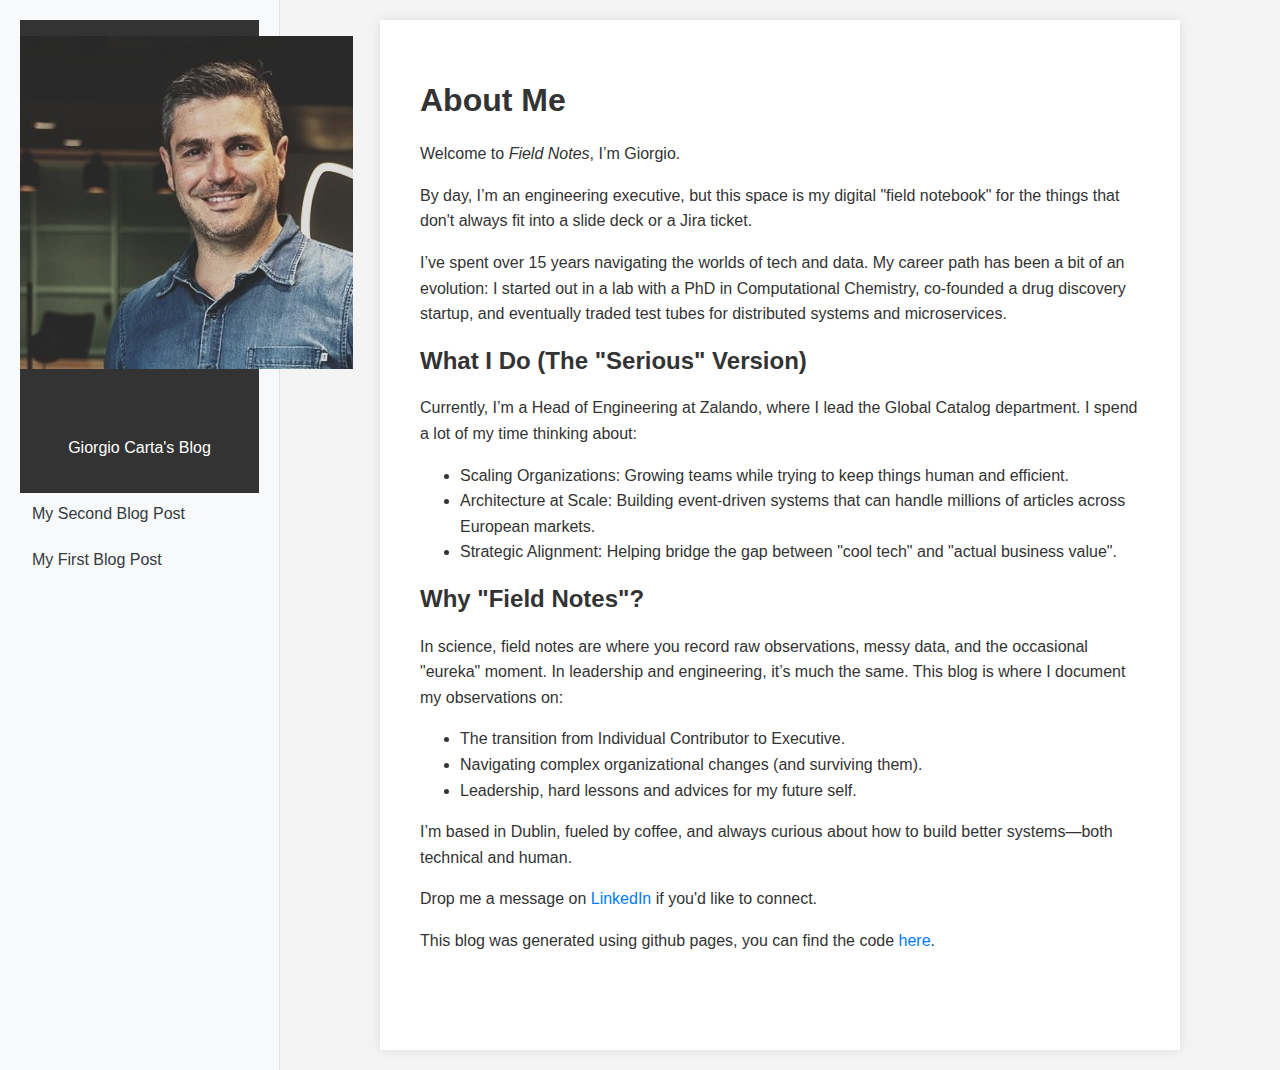
<file: index.html>
<!DOCTYPE html>
<html lang="en">
<head>
    <meta charset="UTF-8">
    <meta name="viewport" content="width=device-width, initial-scale=1.0">
    <title>About Me - My Blog</title>
    <link rel="stylesheet" href="./static/style.css">
</head>
<body>
    <div class="container">
        <aside class="sidebar">
            <header>
                <img src="./static/profile.jpeg" alt="Profile Picture" class="profile-picture">
                <h1><a href="./index.html">My Blog</a></h1>
                <p class="sidebar-subtitle">Giorgio Carta's Blog</p>
            </header>
            <nav>
                <ul>
                    
                    <li><a href="./posts/my-second-post/">My Second Blog Post</a></li>
                    
                    <li><a href="./posts/my-first-post/">My First Blog Post</a></li>
                    
                </ul>
            </nav>
        </aside>
        <main class="main-content">
            
<article>
    <h1>About Me</h1>
    <div class="post-content">
        <p>Welcome to <em>Field Notes</em>, I’m Giorgio.</p>
<p>By day, I’m an engineering executive, but this space is my digital &quot;field notebook&quot; for the things that don't always
fit into a slide deck or a Jira ticket.</p>
<p>I’ve spent over 15 years navigating the worlds of tech and data.
My career path has been a bit of an evolution: I started out in a lab with a PhD in Computational Chemistry,
co-founded a drug discovery startup, and eventually traded test tubes for distributed systems and microservices.</p>
<h2>What I Do (The &quot;Serious&quot; Version)</h2>
<p>Currently, I’m a Head of Engineering at Zalando, where I lead the Global Catalog department. I spend a lot of my time thinking about:</p>
<ul>
<li>Scaling Organizations: Growing teams while trying to keep things human and efficient.</li>
<li>Architecture at Scale: Building event-driven systems that can handle millions of articles across European markets.</li>
<li>Strategic Alignment: Helping bridge the gap between &quot;cool tech&quot; and &quot;actual business value&quot;.</li>
</ul>
<h2>Why &quot;Field Notes&quot;?</h2>
<p>In science, field notes are where you record raw observations, messy data, and the occasional &quot;eureka&quot; moment.
In leadership and engineering, it’s much the same. This blog is where I document my observations on:</p>
<ul>
<li>The transition from Individual Contributor to Executive.</li>
<li>Navigating complex organizational changes (and surviving them).</li>
<li>Leadership, hard lessons and advices for my future self.</li>
</ul>
<p>I’m based in Dublin, fueled by coffee, and always curious about how to build better systems—both technical and human.</p>
<p>Drop me a message on <a href="https://www.linkedin.com/in/giorgiocarta/">LinkedIn</a> if you'd like to connect.</p>
<p>This blog was generated using github pages, you can find the code <a href="https://github.com/giorgiocarta/blog">here</a>.</p>

    </div>
</article>

        </main>
    </div>
</body>
</html>
</file>
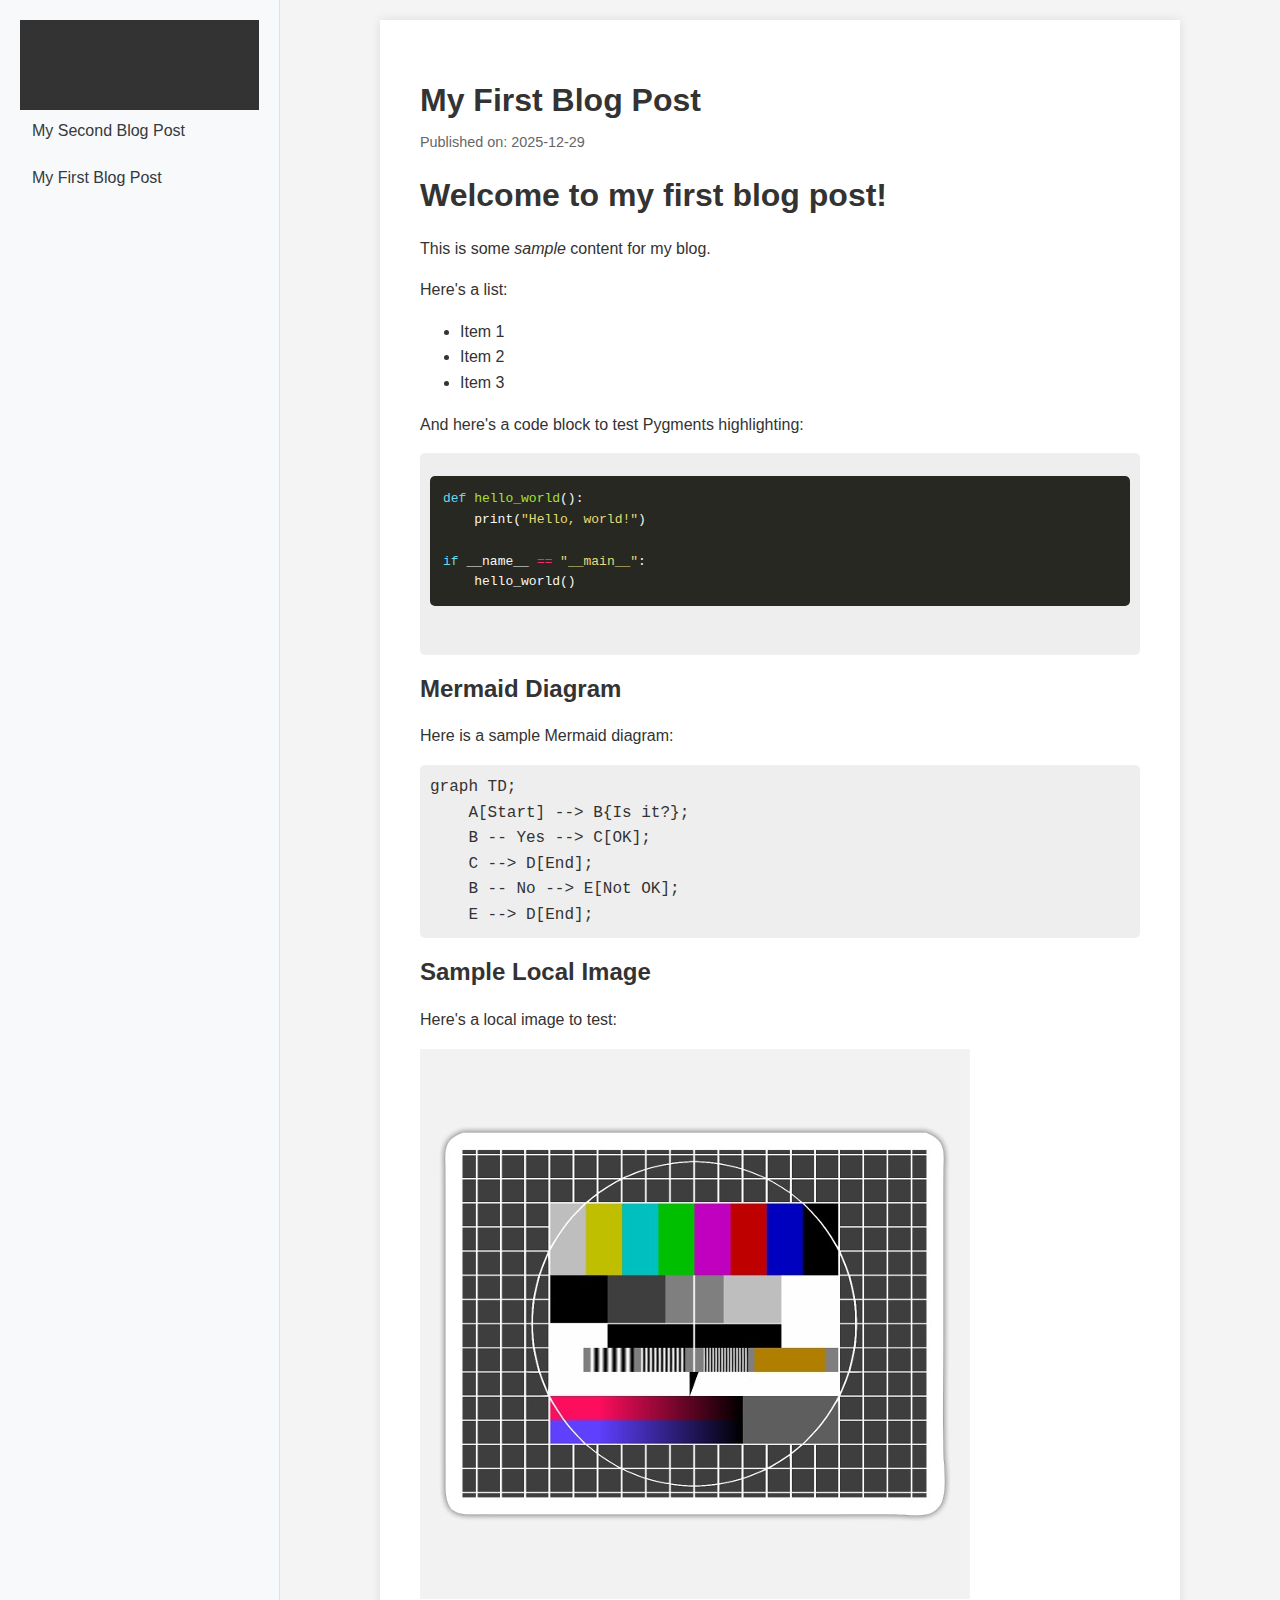
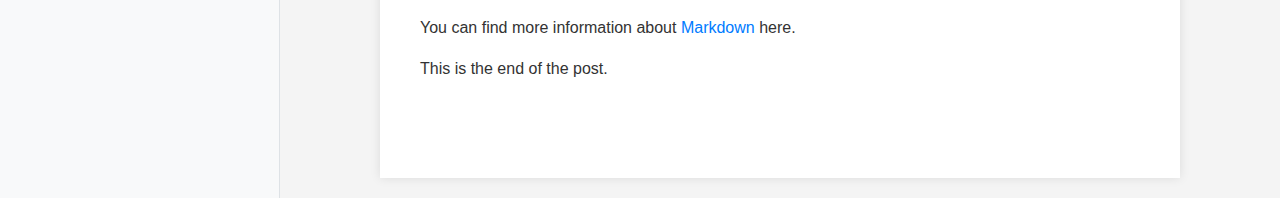
<file: posts/my-first-post/index.html>
<!DOCTYPE html>
<html lang="en">
<head>
    <meta charset="UTF-8">
    <meta name="viewport" content="width=device-width, initial-scale=1.0">
    <title>My First Blog Post - My Blog</title>
    <link rel="stylesheet" href="../../static/style.css">
</head>
<body>
    <div class="container">
        <aside class="sidebar">
            <header>
                <h1><a href="../../index.html">My Blog</a></h1>
            </header>
            <nav>
                <ul>
                    
                    <li><a href="../../posts/my-second-post/">My Second Blog Post</a></li>
                    
                    <li><a href="../../posts/my-first-post/">My First Blog Post</a></li>
                    
                </ul>
            </nav>
        </aside>
        <main class="main-content">
            
<article>
    <h1>My First Blog Post</h1>
    <p class="post-meta">Published on: 2025-12-29</p>
    <div class="post-content">
        <h1>Welcome to my first blog post!</h1>
<p>This is some <em>sample</em> content for my blog.</p>
<p>Here's a list:</p>
<ul>
<li>Item 1</li>
<li>Item 2</li>
<li>Item 3</li>
</ul>
<p>And here's a code block to test Pygments highlighting:</p>
<pre><code class="language-python"><div class="highlight"><pre><span></span><span class="k">def</span><span class="w"> </span><span class="nf">hello_world</span><span class="p">():</span>
    <span class="nb">print</span><span class="p">(</span><span class="s2">&quot;Hello, world!&quot;</span><span class="p">)</span>

<span class="k">if</span> <span class="vm">__name__</span> <span class="o">==</span> <span class="s2">&quot;__main__&quot;</span><span class="p">:</span>
    <span class="n">hello_world</span><span class="p">()</span>
</pre></div>
</code></pre>
<h2>Mermaid Diagram</h2>
<p>Here is a sample Mermaid diagram:</p>
<pre><code class="mermaid">graph TD;
    A[Start] --> B{Is it?};
    B -- Yes --> C[OK];
    C --> D[End];
    B -- No --> E[Not OK];
    E --> D[End];
</code></pre>
<h2>Sample Local Image</h2>
<p>Here's a local image to test:</p>
<p><img src="./test-image-sticker.jpg" alt="Placeholder Image" title="A nice local placeholder image" /></p>
<p>You can find more information about <a href="https://www.markdownguide.org/">Markdown</a> here.</p>
<p>This is the end of the post.</p>

    </div>
</article>

        </main>
    </div>
</body>
</html>
</file>
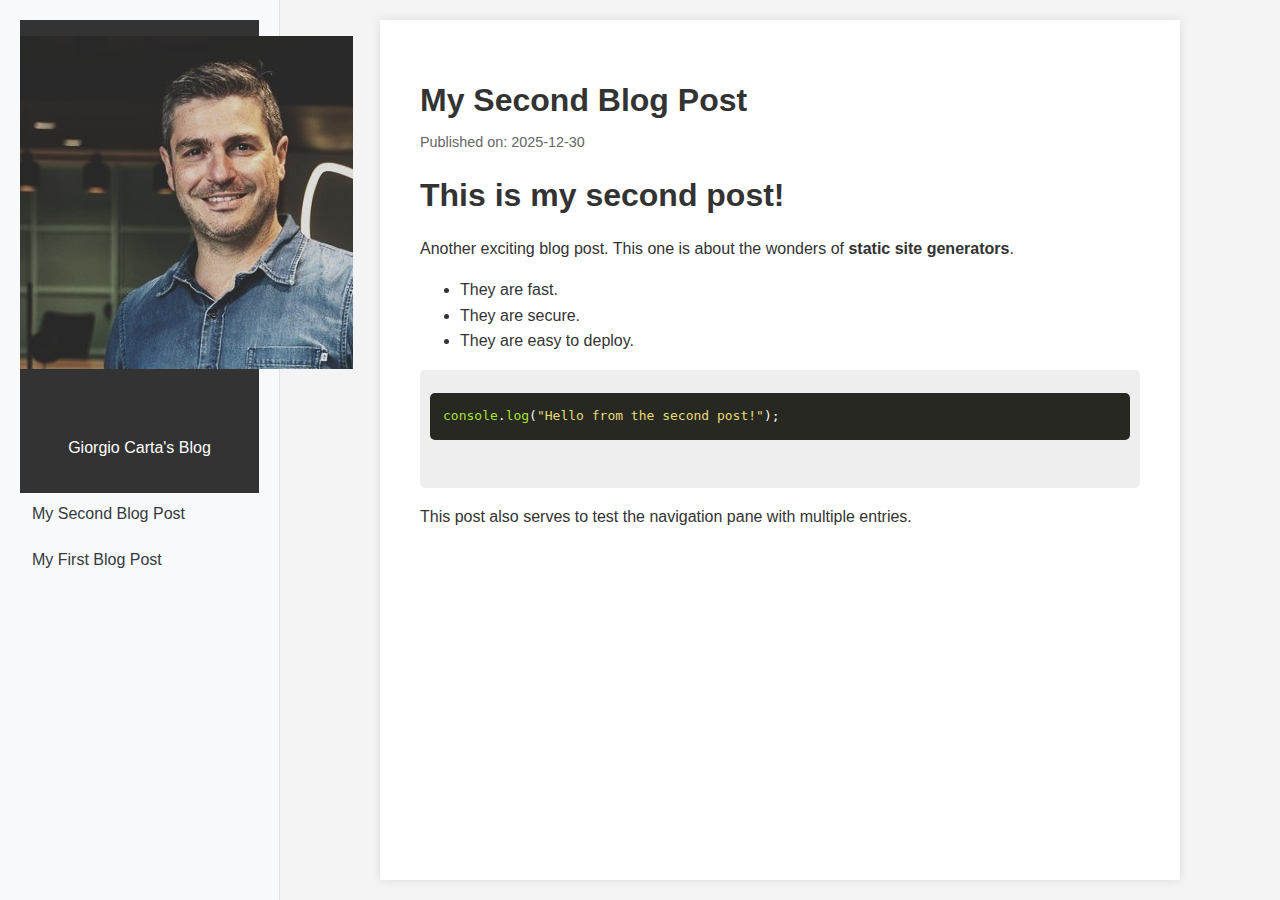
<file: posts/my-second-post/index.html>
<!DOCTYPE html>
<html lang="en">
<head>
    <meta charset="UTF-8">
    <meta name="viewport" content="width=device-width, initial-scale=1.0">
    <title>My Second Blog Post - My Blog</title>
    <link rel="stylesheet" href="../../static/style.css">
</head>
<body>
    <div class="container">
        <aside class="sidebar">
            <header>
                <img src="../../static/profile.jpeg" alt="Profile Picture" class="profile-picture">
                <h1><a href="../../index.html">My Blog</a></h1>
                <p class="sidebar-subtitle">Giorgio Carta's Blog</p>
            </header>
            <nav>
                <ul>
                    
                    <li><a href="../../posts/my-second-post/">My Second Blog Post</a></li>
                    
                    <li><a href="../../posts/my-first-post/">My First Blog Post</a></li>
                    
                </ul>
            </nav>
        </aside>
        <main class="main-content">
            
<article>
    <h1>My Second Blog Post</h1>
    <p class="post-meta">Published on: 2025-12-30</p>
    <div class="post-content">
        <h1>This is my second post!</h1>
<p>Another exciting blog post. This one is about the wonders of <strong>static site generators</strong>.</p>
<ul>
<li>They are fast.</li>
<li>They are secure.</li>
<li>They are easy to deploy.</li>
</ul>
<pre><code class="language-javascript"><div class="highlight"><pre><span></span><span class="nx">console</span><span class="p">.</span><span class="nx">log</span><span class="p">(</span><span class="s2">&quot;Hello from the second post!&quot;</span><span class="p">);</span>
</pre></div>
</code></pre>
<p>This post also serves to test the navigation pane with multiple entries.</p>

    </div>
</article>

        </main>
    </div>
</body>
</html>
</file>
<file: static/style.css>
body {
    font-family: -apple-system, BlinkMacSystemFont, "Segoe UI", Roboto, Helvetica, Arial, sans-serif;
    line-height: 1.6;
    margin: 0;
    padding: 0;
    background-color: #f4f4f4;
    color: #333;
}

.container {
    display: flex;
    min-height: 100vh;
}

.sidebar {
    width: 280px;
    background-color: #f8f9fa;
    border-right: 1px solid #dee2e6;
    padding: 20px;
    box-sizing: border-box;
}

.sidebar header h1 {
    margin: 0 0 20px 0;
    text-align: center;
}

.sidebar header h1 a {
    color: #333;
    text-decoration: none;
}

.sidebar nav ul {
    list-style-type: none;
    padding: 0;
    margin: 0;
}

.sidebar nav li a {
    display: block;
    padding: 8px 12px;
    color: #343a40;
    text-decoration: none;
    border-radius: 4px;
    margin-bottom: 5px;
}

.sidebar nav li a:hover {
    background-color: #e9ecef;
    text-decoration: none;
}

.main-content {
    flex: 1;
    padding: 40px;
    background-color: #fff;
    box-sizing: border-box;
}

header {
    background-color: #333;
    color: #fff;
    padding: 1rem 0;
    text-align: center;
}

header h1 {
    margin: 0;
}

nav a {
    color: #fff;
    text-decoration: none;
    padding: 0.5rem 1rem;
}

main {
    padding: 20px;
    max-width: 800px;
    margin: 20px auto;
    background-color: #fff;
    box-shadow: 0 0 10px rgba(0, 0, 0, 0.1);
}

article {
    margin-bottom: 20px;
    padding-bottom: 20px;
    border-bottom: 1px solid #eee;
}

article:last-child {
    border-bottom: none;
}

h1, h2, h3, h4, h5, h6 {
    color: #333;
    line-height: 1.2;
}

a {
    color: #007bff;
    text-decoration: none;
}

a:hover {
    text-decoration: underline;
}

.post-meta {
    font-size: 0.9em;
    color: #666;
    margin-top: -10px;
    margin-bottom: 20px;
}

.post-content img {
    max-width: 100%;
    height: auto;
    display: block;
    margin: 15px 0;
}

.post-content pre {
    background-color: #eee;
    padding: 10px;
    border-radius: 5px;
    overflow-x: auto;
}

.post-content code {
    font-family: "SFMono-Regular", Consolas, "Liberation Mono", Menlo, Courier, monospace;
    background-color: #e0e0e0;
    padding: 2px 4px;
    border-radius: 3px;
}

.post-content pre code {
    background-color: transparent;
    padding: 0;
}

footer {
    text-align: center;
    padding: 20px;
    margin-top: 40px;
    background-color: #333;
    color: #fff;
    font-size: 0.9em;
}

/* For Pygments code highlighting */
.highlight pre {
    background-color: #272822; /* Dracula-like dark background */
    color: #f8f8f2;
    padding: 1em;
    border-radius: 5px;
    overflow-x: auto;
}

.highlight .k { color: #66d9ef } /* Keyword */
.highlight .kd { color: #66d9ef } /* Keyword.Declaration */
.highlight .kn { color: #f92672 } /* Keyword.Namespace */
.highlight .kp { color: #66d9ef } /* Keyword.Pseudo */
.highlight .kr { color: #66d9ef } /* Keyword.Reserved */
.highlight .kt { color: #66d9ef } /* Keyword.Type */
.highlight .s { color: #e6db74 } /* Literal.String */
.highlight .sa { color: #e6db74 } /* Literal.String.Affix */
.highlight .sb { color: #e6db74 } /* Literal.String.Backtick */
.highlight .sc { color: #e6db74 } /* Literal.String.Char */
.highlight .dl { color: #e6db74 } /* Literal.String.Delimiter */
.highlight .sd { color: #e6db74 } /* Literal.String.Doc */
.highlight .s2 { color: #e6db74 } /* Literal.String.Double */
.highlight .se { color: #e6db74 } /* Literal.String.Escape */
.highlight .sh { color: #e6db74 } /* Literal.String.Heredoc */
.highlight .si { color: #e6db74 } /* Literal.String.Interpol */
.highlight .sx { color: #e6db74 } /* Literal.String.Other */
.highlight .sr { color: #e6db74 } /* Literal.String.Regex */
.highlight .s1 { color: #e6db74 } /* Literal.String.Single */
.highlight .ss { color: #e6db74 } /* Literal.String.Symbol */
.highlight .m { color: #ae81ff } /* Literal.Number */
.highlight .mb { color: #ae81ff } /* Literal.Number.Bin */
.highlight .mf { color: #ae81ff } /* Literal.Number.Float */
.highlight .mh { color: #ae81ff } /* Literal.Number.Hex */
.highlight .mi { color: #ae81ff } /* Literal.Number.Integer */
.highlight .mo { color: #ae81ff } /* Literal.Number.Oct */
.highlight .c { color: #75715e; font-style: italic } /* Comment */
.highlight .cp { color: #75715e; font-style: italic } /* Comment.Preproc */
.highlight .c1 { color: #75715e; font-style: italic } /* Comment.Single */
.highlight .cm { color: #75715e; font-style: italic } /* Comment.Multiline */
.highlight .ch { color: #75715e; font-style: italic } /* Comment.Hashbang */
.highlight .cs { color: #75715e; font-style: italic } /* Comment.Special */
.highlight .cd { color: #75715e; font-style: italic } /* Comment.Doc */
.highlight .n { color: #f8f8f2 } /* Name */
.highlight .na { color: #a6e22e } /* Name.Attribute */
.highlight .nb { color: #f8f8f2 } /* Name.Builtin */
.highlight .nc { color: #a6e22e } /* Name.Class */
.highlight .no { color: #66d9ef } /* Name.Constant */
.highlight .nd { color: #a6e22e } /* Name.Decorator */
.highlight .ni { color: #f8f8f2 } /* Name.Entity */
.highlight .ne { color: #f92672 } /* Name.Exception */
.highlight .nf { color: #a6e22e } /* Name.Function */
.highlight .nl { color: #f8f8f2 } /* Name.Label */
.highlight .nn { color: #f8f8f2 } /* Name.Namespace */
.highlight .nt { color: #f92672 } /* Name.Tag */
.highlight .nv { color: #f8f8f2 } /* Name.Variable */
.highlight .nx { color: #a6e22e } /* Name.Other */
.highlight .vc { color: #f8f8f2 } /* Name.Variable.Class */
.highlight .vg { color: #f8f8f2 } /* Name.Variable.Global */
.highlight .vi { color: #f8f8f2 } /* Name.Variable.Instance */
.highlight .w { color: #f8f8f2 } /* Text.Whitespace */
.highlight .o { color: #f92672 } /* Operator */
.highlight .ow { color: #f92672 } /* Operator.Word */
.highlight .p { color: #f8f8f2 } /* Punctuation */
.highlight .cp { color: #f8f8f2 } /* Comment.Preproc */
.highlight .gh { color: #f8f8f2; font-weight: bold } /* Generic.Heading */
.highlight .gs { color: #f8f8f2; font-weight: bold } /* Generic.Strong */
.highlight .gd { color: #f92672 } /* Generic.Deleted */
.highlight .gi { color: #a6e22e } /* Generic.Inserted */
.highlight .gp { color: #f8f8f2; font-weight: bold } /* Generic.Prompt */
.highlight .go { color: #f8f8f2 } /* Generic.Output */
.highlight .gr { color: #f8f8f2 } /* Generic.Error */
.highlight .gt { color: #f8f8f2 } /* Generic.Traceback */
.highlight .err { color: #f8f8f2 } /* Error */
</file>
